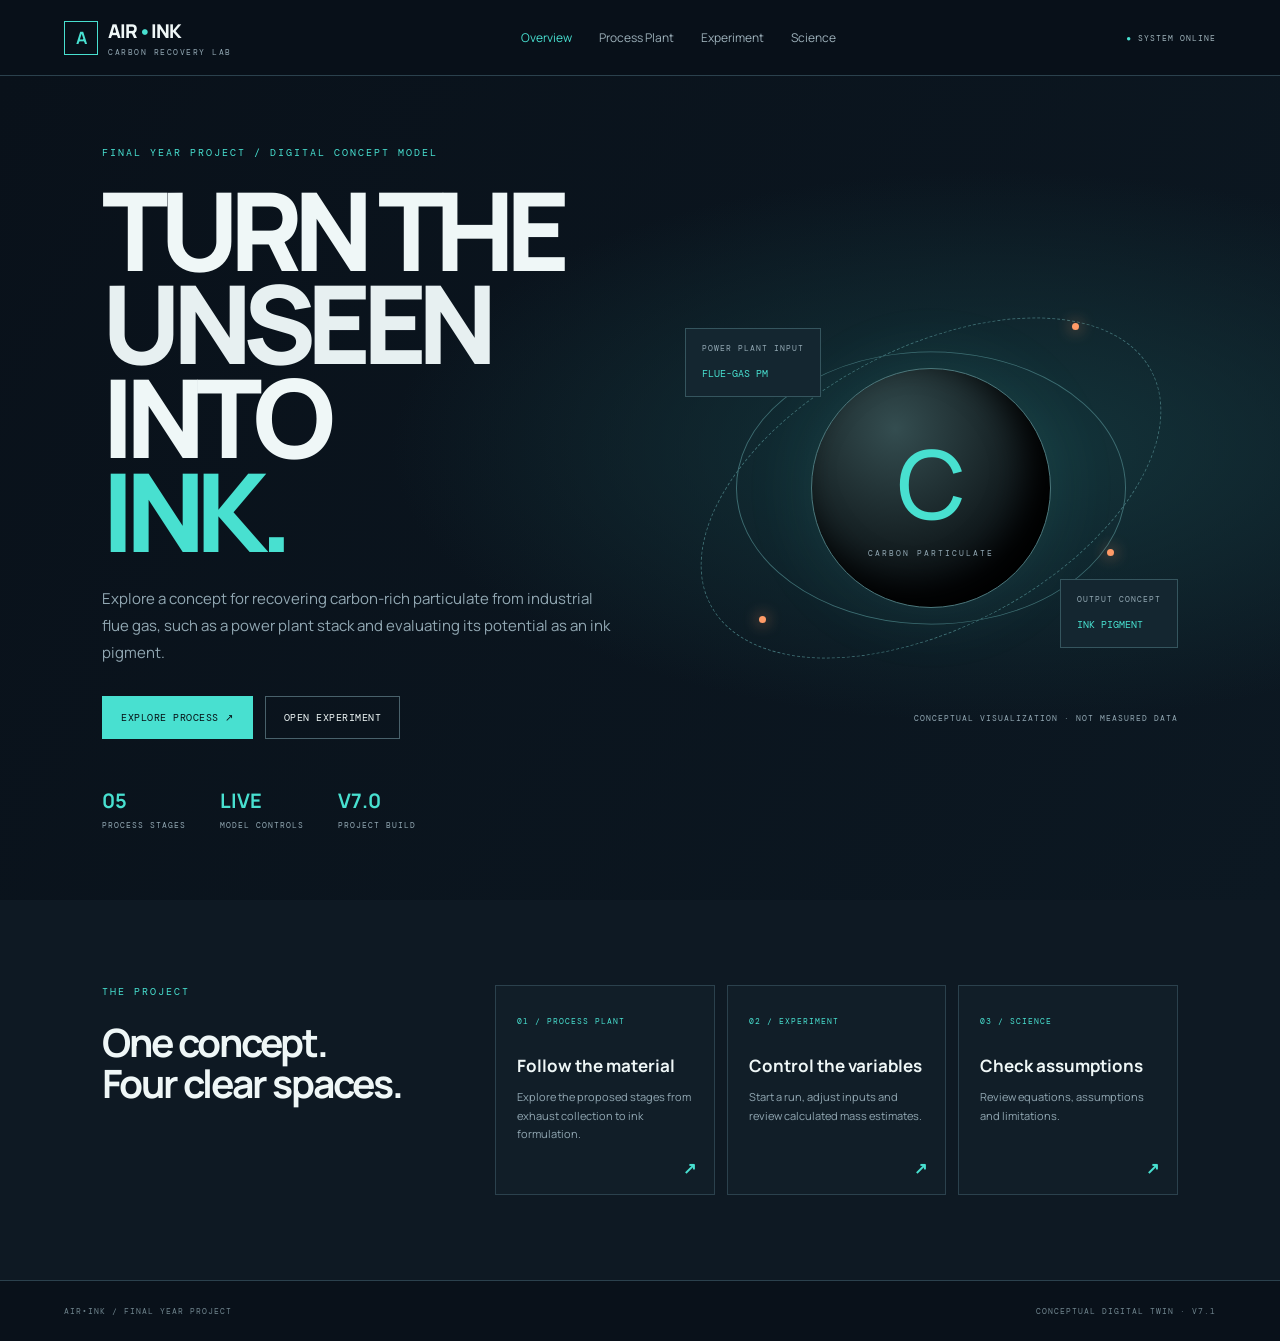
<file: index.html>
<!doctype html><html lang="en"><head><meta charset="utf-8"><meta name="viewport" content="width=device-width,initial-scale=1"><title>AIR•INK | Carbon Recovery Lab</title><link rel="stylesheet" href="style.css"></head><body>
<header><a class="brand" href="index.html"><b class="mark">A</b><span>AIR<span class="cyan">•</span>INK<small>CARBON RECOVERY LAB</small></span></a><nav><a class="active" href="index.html">Overview</a><a href="plant.html">Process Plant</a><a href="simulator.html">Experiment</a><a href="science.html">Science</a></nav><span class="online">● SYSTEM ONLINE</span></header>
<main><section class="hero"><div><p class="eyebrow">FINAL YEAR PROJECT / DIGITAL CONCEPT MODEL</p><h1>TURN THE<br><span>UNSEEN</span> INTO<br><em>INK.</em></h1><p class="intro">Explore a concept for recovering carbon-rich particulate from industrial flue gas, such as a power plant stack and evaluating its potential as an ink pigment.</p><div class="actions"><a class="btn primary" href="plant.html">EXPLORE PROCESS ↗</a><a class="btn outline" href="simulator.html">OPEN EXPERIMENT</a></div><div class="stats"><div><b>05</b><small>PROCESS STAGES</small></div><div><b>LIVE</b><small>MODEL CONTROLS</small></div><div><b>V7.0</b><small>PROJECT BUILD</small></div></div></div>
<div class="art"><div class="orbit oa"></div><div class="orbit ob"></div><div class="core"><b>C</b><small>CARBON PARTICULATE</small></div><div class="chip ca"><small>POWER PLANT INPUT</small><b>FLUE-GAS PM</b></div><div class="chip cb"><small>OUTPUT CONCEPT</small><b>INK PIGMENT</b></div><i class="particle p1"></i><i class="particle p2"></i><i class="particle p3"></i><small class="artnote">CONCEPTUAL VISUALIZATION · NOT MEASURED DATA</small></div></section>
<section class="features"><div><p class="eyebrow">THE PROJECT</p><h2>One concept.<br>Four clear spaces.</h2></div><div class="featuregrid"><a class="feature" href="plant.html"><small>01 / PROCESS PLANT</small><h3>Follow the material</h3><p>Explore the proposed stages from exhaust collection to ink formulation.</p><b>↗</b></a><a class="feature" href="simulator.html"><small>02 / EXPERIMENT</small><h3>Control the variables</h3><p>Start a run, adjust inputs and review calculated mass estimates.</p><b>↗</b></a><a class="feature" href="science.html"><small>03 / SCIENCE</small><h3>Check assumptions</h3><p>Review equations, assumptions and limitations.</p><b>↗</b></a></div></section></main><footer><span>AIR•INK / FINAL YEAR PROJECT</span><span>CONCEPTUAL DIGITAL TWIN · V7.1</span></footer></body></html>
</file>
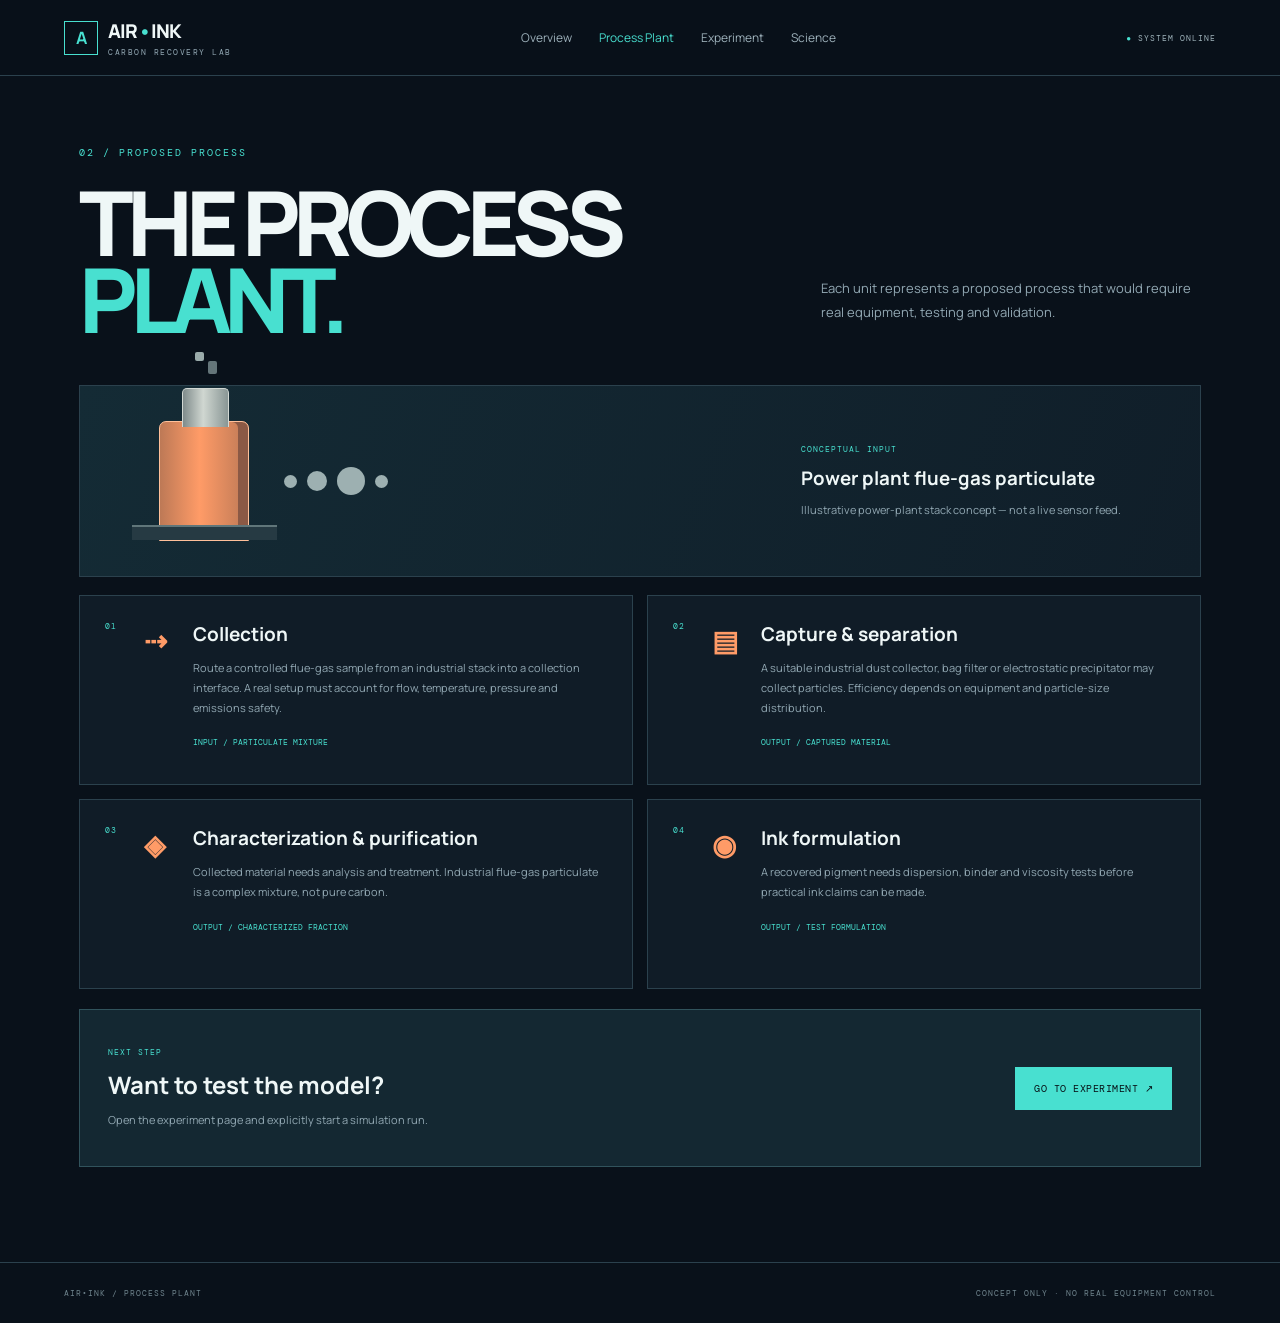
<file: plant.html>
<!doctype html><html lang="en"><head><meta charset="utf-8"><meta name="viewport" content="width=device-width,initial-scale=1"><title>Process Plant | AIR•INK</title><link rel="stylesheet" href="style.css"></head><body><header><a class="brand" href="index.html"><b class="mark">A</b><span>AIR<span class="cyan">•</span>INK<small>CARBON RECOVERY LAB</small></span></a><nav><a href="index.html">Overview</a><a class="active" href="plant.html">Process Plant</a><a href="simulator.html">Experiment</a><a href="science.html">Science</a></nav><span class="online">● SYSTEM ONLINE</span></header><main class="inner"><div class="pagehead"><div><p class="eyebrow">02 / PROPOSED PROCESS</p><h1>THE PROCESS<br><em>PLANT.</em></h1></div><p>Each unit represents a proposed process that would require real equipment, testing and validation.</p></div>
<div class="banner"><div class="car"><i></i><i></i></div><div class="smoke"><i></i><i></i><i></i><i></i></div><div><small>CONCEPTUAL INPUT</small><h3>Power plant flue-gas particulate</h3><p>Illustrative power-plant stack concept — not a live sensor feed.</p></div></div>
<div class="processgrid"><article><small>01</small><b>⇢</b><div><h2>Collection</h2><p>Route a controlled flue-gas sample from an industrial stack into a collection interface. A real setup must account for flow, temperature, pressure and emissions safety.</p><label>INPUT / PARTICULATE MIXTURE</label></div></article><article><small>02</small><b>▤</b><div><h2>Capture & separation</h2><p>A suitable industrial dust collector, bag filter or electrostatic precipitator may collect particles. Efficiency depends on equipment and particle-size distribution.</p><label>OUTPUT / CAPTURED MATERIAL</label></div></article><article><small>03</small><b>◈</b><div><h2>Characterization & purification</h2><p>Collected material needs analysis and treatment. Industrial flue-gas particulate is a complex mixture, not pure carbon.</p><label>OUTPUT / CHARACTERIZED FRACTION</label></div></article><article><small>04</small><b>◉</b><div><h2>Ink formulation</h2><p>A recovered pigment needs dispersion, binder and viscosity tests before practical ink claims can be made.</p><label>OUTPUT / TEST FORMULATION</label></div></article></div>
<div class="next"><div><small>NEXT STEP</small><h2>Want to test the model?</h2><p>Open the experiment page and explicitly start a simulation run.</p></div><a class="btn primary" href="simulator.html">GO TO EXPERIMENT ↗</a></div></main><footer><span>AIR•INK / PROCESS PLANT</span><span>CONCEPT ONLY · NO REAL EQUIPMENT CONTROL</span></footer></body></html>
</file>
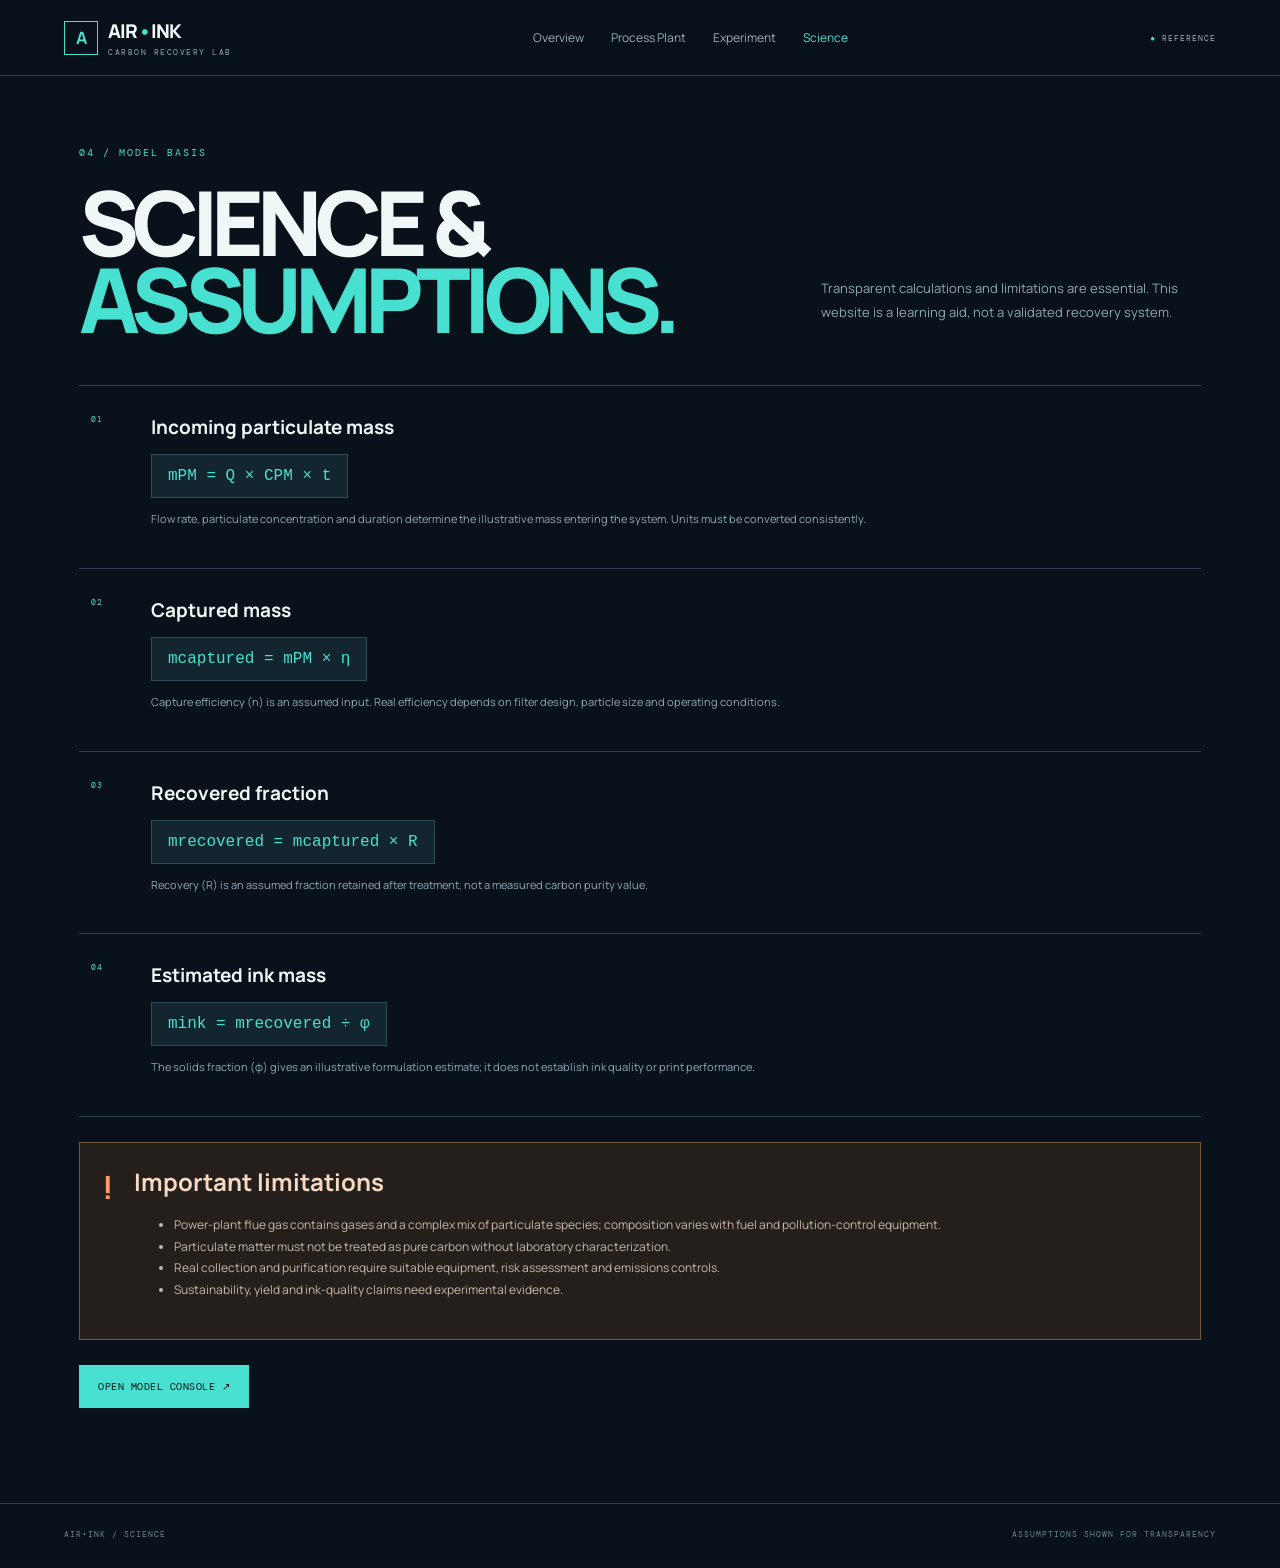
<file: science.html>
<!doctype html><html lang="en"><head><meta charset="utf-8"><meta name="viewport" content="width=device-width,initial-scale=1"><title>Science | AIR•INK</title><link rel="stylesheet" href="style.css"></head><body><header><a class="brand" href="index.html"><b class="mark">A</b><span>AIR<span class="cyan">•</span>INK<small>CARBON RECOVERY LAB</small></span></a><nav><a href="index.html">Overview</a><a href="plant.html">Process Plant</a><a href="simulator.html">Experiment</a><a class="active" href="science.html">Science</a></nav><span class="online">● REFERENCE</span></header><main class="inner"><div class="pagehead"><div><p class="eyebrow">04 / MODEL BASIS</p><h1>SCIENCE &<br><em>ASSUMPTIONS.</em></h1></div><p>Transparent calculations and limitations are essential. This website is a learning aid, not a validated recovery system.</p></div>
<div class="equations"><article><small>01</small><div><h2>Incoming particulate mass</h2><code>mPM = Q × CPM × t</code><p>Flow rate, particulate concentration and duration determine the illustrative mass entering the system. Units must be converted consistently.</p></div></article><article><small>02</small><div><h2>Captured mass</h2><code>mcaptured = mPM × η</code><p>Capture efficiency (η) is an assumed input. Real efficiency depends on filter design, particle size and operating conditions.</p></div></article><article><small>03</small><div><h2>Recovered fraction</h2><code>mrecovered = mcaptured × R</code><p>Recovery (R) is an assumed fraction retained after treatment, not a measured carbon purity value.</p></div></article><article><small>04</small><div><h2>Estimated ink mass</h2><code>mink = mrecovered ÷ φ</code><p>The solids fraction (φ) gives an illustrative formulation estimate; it does not establish ink quality or print performance.</p></div></article></div>
<div class="caution"><b>!</b><div><h2>Important limitations</h2><ul><li>Power-plant flue gas contains gases and a complex mix of particulate species; composition varies with fuel and pollution-control equipment.</li><li>Particulate matter must not be treated as pure carbon without laboratory characterization.</li><li>Real collection and purification require suitable equipment, risk assessment and emissions controls.</li><li>Sustainability, yield and ink-quality claims need experimental evidence.</li></ul></div></div><a class="btn primary" href="simulator.html">OPEN MODEL CONSOLE ↗</a></main><footer><span>AIR•INK / SCIENCE</span><span>ASSUMPTIONS SHOWN FOR TRANSPARENCY</span></footer></body></html>
</file>
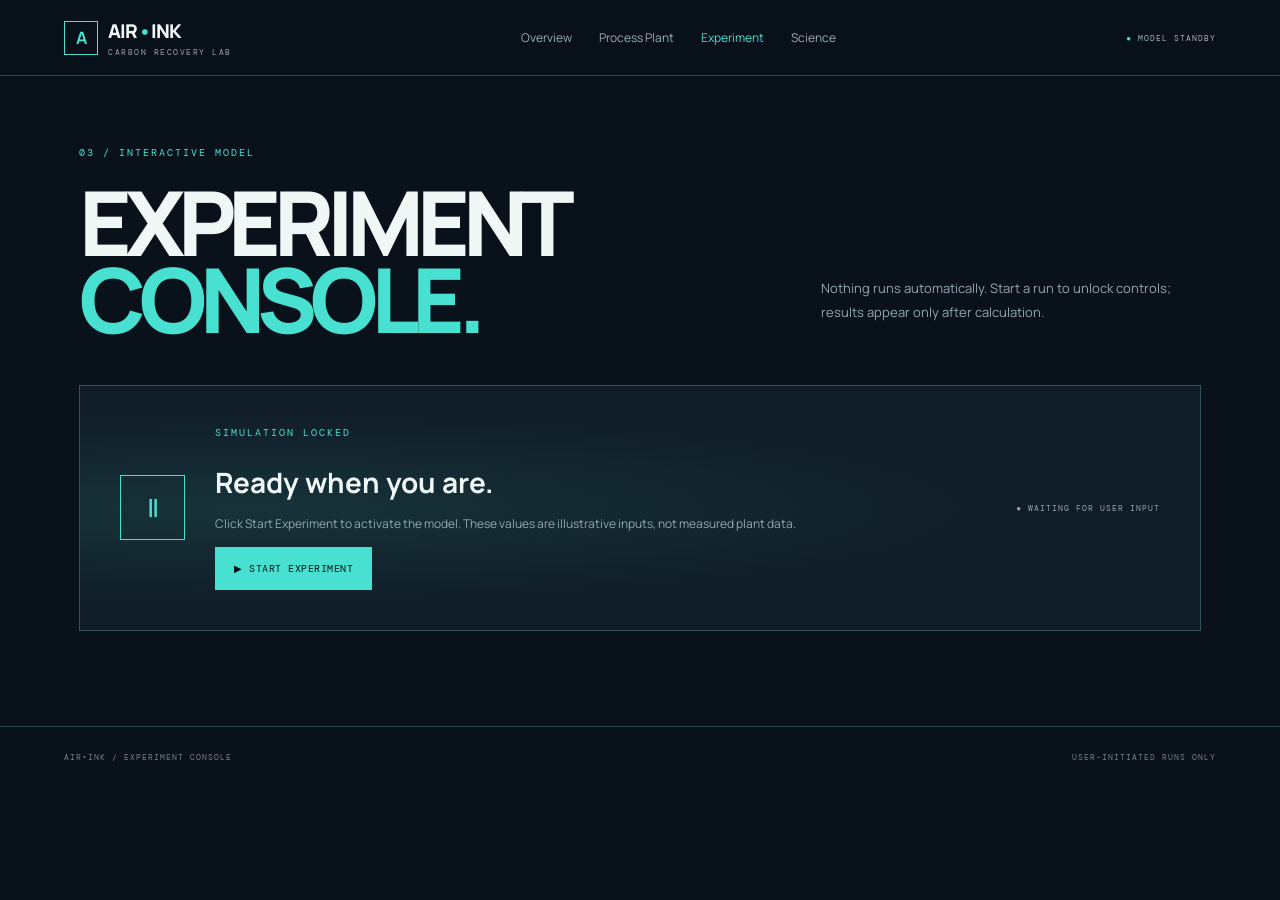
<file: simulator.html>
<!doctype html><html lang="en"><head><meta charset="utf-8"><meta name="viewport" content="width=device-width,initial-scale=1"><title>Experiment | AIR•INK</title><link rel="stylesheet" href="style.css"></head><body><header><a class="brand" href="index.html"><b class="mark">A</b><span>AIR<span class="cyan">•</span>INK<small>CARBON RECOVERY LAB</small></span></a><nav><a href="index.html">Overview</a><a href="plant.html">Process Plant</a><a class="active" href="simulator.html">Experiment</a><a href="science.html">Science</a></nav><span class="online">● MODEL STANDBY</span></header><main class="inner"><div class="pagehead"><div><p class="eyebrow">03 / INTERACTIVE MODEL</p><h1>EXPERIMENT<br><em>CONSOLE.</em></h1></div><p>Nothing runs automatically. Start a run to unlock controls; results appear only after calculation.</p></div>
<section id="startGate" class="gate"><div class="gateicon">Ⅱ</div><div><p class="eyebrow">SIMULATION LOCKED</p><h2>Ready when you are.</h2><p>Click Start Experiment to activate the model. These values are illustrative inputs, not measured plant data.</p><button id="startExperiment" class="btn primary">▶ START EXPERIMENT</button></div><small>● WAITING FOR USER INPUT</small></section>
<section id="workspace" class="hidden"><div class="workhead"><div><p class="eyebrow">RUN IN PROGRESS</p><h2>MODEL PARAMETERS</h2></div><div><span id="runStatus">MODEL ACTIVE</span> <button id="calculate" class="btn primary">CALCULATE OUTPUT ↗</button> <button id="reset" class="btn outline">RESET</button></div></div>
<div class="simgrid"><div class="parameters">
<label>Exhaust flow rate <output id="qOut">1000</output><small>L/min</small><input id="q" type="range" min="300" max="2000" step="50" value="1000"></label>
<label>PM concentration <output id="pmOut">15</output><small>mg/m³</small><input id="pm" type="range" min="5" max="40" value="15"></label>
<label>Capture efficiency <output id="capOut">75</output><small>%</small><input id="cap" type="range" min="40" max="95" value="75"></label>
<label>Purification recovery <output id="recOut">80</output><small>%</small><input id="rec" type="range" min="50" max="95" value="80"></label>
<label>Ink solids fraction <output id="solidOut">30</output><small>%</small><input id="solid" type="range" min="15" max="60" value="30"></label>
<label>Run duration <output id="timeOut">60</output><small>seconds</small><input id="time" type="range" min="20" max="180" step="10" value="60"></label></div>
<div class="output"><small>ESTIMATED INK FORMULATION</small><div class="vial"><i id="vialFill"></i><span>INK</span></div><strong id="inkResult">— g</strong><p id="outputMessage">Run the calculation to see results.</p><div class="resultrow"><span>PM input</span><b id="pmResult">— g</b></div><div class="resultrow"><span>Captured PM</span><b id="capturedResult">— g</b></div><div class="resultrow"><span>Recovered fraction</span><b id="carbonResult">— g</b></div><div class="resultrow"><span>Calculation</span><b id="calcStatus">NOT RUN</b></div><button id="export" class="btn outline full">EXPORT SUMMARY (.TXT)</button></div></div>
<div class="notice"><b>MODEL NOTE</b> This is an illustrative mass-balance exercise, not a validated prediction. Power-plant flue-gas particulate is not pure carbon by default; experimental characterization is required.</div></section></main><footer><span>AIR•INK / EXPERIMENT CONSOLE</span><span>USER-INITIATED RUNS ONLY</span></footer><script src="simulator.js"></script></body></html>
</file>
<file: style.css>
@import url('https://fonts.googleapis.com/css2?family=DM+Mono:wght@400;500&family=Manrope:wght@400;500;600;700;800&display=swap');
:root{--bg:#09111a;--panel:#101c27;--ink:#eff7f7;--muted:#92a8b3;--line:#2b414d;--cyan:#48e0d0;--orange:#ff9b67}*{box-sizing:border-box}html{scroll-behavior:smooth}body{margin:0;background:var(--bg);color:var(--ink);font-family:Manrope,sans-serif}a{color:inherit;text-decoration:none}header{height:76px;padding:0 5vw;display:flex;align-items:center;justify-content:space-between;border-bottom:1px solid var(--line);position:sticky;top:0;background:#09111aee;backdrop-filter:blur(16px);z-index:10}.brand{display:flex;align-items:center;gap:10px;font-weight:800;font-size:19px;letter-spacing:-.8px}.brand small{display:block;font:8px 'DM Mono';letter-spacing:1.5px;color:var(--muted);margin-top:3px}.mark{width:34px;height:34px;border:1px solid var(--cyan);color:var(--cyan);display:grid;place-items:center;font-size:17px}.cyan{color:var(--cyan)}nav{display:flex;gap:27px}nav a{font-size:12px;color:#9db1ba}nav a:hover,nav a.active{color:var(--cyan)}.online{font:8px 'DM Mono';letter-spacing:1px;color:#a0b5bc}.online:first-letter{color:var(--cyan)}.hero{min-height:calc(100vh - 76px);padding:7vh 8vw;display:grid;grid-template-columns:1.05fr .95fr;align-items:center;gap:3vw;background:radial-gradient(ellipse at 78% 45%,#14353b 0,transparent 43%),linear-gradient(120deg,#09111a,#0c1822)}.eyebrow{font:10px 'DM Mono';letter-spacing:2px;color:var(--cyan);margin:0 0 24px}h1{font-size:clamp(62px,8.5vw,130px);line-height:.86;letter-spacing:-.08em;margin:0 0 28px;font-weight:800}h1 em{font-style:normal;color:var(--cyan)}h1 span{color:#e7f0f1}.intro{max-width:510px;color:var(--muted);font-size:15px;line-height:1.8}.actions{display:flex;gap:12px;flex-wrap:wrap;margin:30px 0 48px}.btn{display:inline-flex;align-items:center;justify-content:center;padding:14px 18px;font:10px 'DM Mono';letter-spacing:.5px;border:1px solid transparent;cursor:pointer;transition:.2s}.btn:hover{transform:translateY(-2px)}.primary{background:var(--cyan);color:#071116;border-color:var(--cyan)}.outline{background:transparent;color:var(--ink);border-color:#49616b}.stats{display:flex;gap:34px}.stats div{display:flex;flex-direction:column;gap:6px}.stats b{font-size:20px;color:var(--cyan)}small{font:8px 'DM Mono';letter-spacing:1px;color:var(--muted)}.art{height:510px;position:relative;display:grid;place-items:center;overflow:hidden}.orbit{position:absolute;border:1px solid #3d6c71;border-radius:50%}.oa{width:390px;height:390px;transform:scaleY(.7) rotate(30deg)}.ob{width:500px;height:280px;border-style:dashed;transform:rotate(-28deg)}.core{width:240px;height:240px;border-radius:50%;z-index:2;background:radial-gradient(circle at 35% 25%,#344d50,#070b0e 72%);border:1px solid #4b777b;box-shadow:0 0 75px #48e0d01b,inset -18px -18px 35px #000;display:flex;align-items:center;justify-content:center;flex-direction:column}.core b{font-size:95px;font-weight:500;color:var(--cyan)}.core small{font-size:8px;letter-spacing:2px}.chip{position:absolute;z-index:3;background:#142630;border:1px solid #35555e;padding:14px 16px}.chip small{display:block;margin-bottom:7px}.chip b{font:10px 'DM Mono';color:var(--cyan)}.ca{top:95px;left:0}.cb{right:0;bottom:95px}.particle{position:absolute;width:7px;height:7px;border-radius:50%;background:var(--orange);box-shadow:0 0 15px var(--orange);animation:float 3s ease-in-out infinite alternate}.p1{top:90px;right:20%}.p2{left:15%;bottom:120px;animation-delay:1s}.p3{right:13%;top:62%;animation-delay:2s}@keyframes float{to{transform:translate(18px,-24px);opacity:.3}}.artnote{position:absolute;bottom:20px;right:0}.features{padding:85px 8vw;display:grid;grid-template-columns:.65fr 1.35fr;gap:5vw;background:#0e1923}.features h2{font-size:39px;letter-spacing:-2px;line-height:1.05;margin:0}.featuregrid{display:grid;grid-template-columns:repeat(3,1fr);gap:12px}.feature{position:relative;min-height:210px;padding:21px;border:1px solid var(--line);background:#111e28}.feature:hover{border-color:var(--cyan);transform:translateY(-3px)}.feature small{color:var(--cyan)}.feature h3{font-size:17px;margin:25px 0 8px}.feature p{font-size:11px;line-height:1.7;color:var(--muted)}.feature>b{position:absolute;right:18px;bottom:15px;color:var(--cyan)}.inner{max-width:1250px;margin:auto;padding:70px 5vw 95px}.pagehead{display:flex;align-items:end;justify-content:space-between;gap:35px;margin-bottom:48px}.pagehead h1{font-size:clamp(55px,7vw,90px);margin:0}.pagehead>p{max-width:380px;color:var(--muted);font-size:13px;line-height:1.8}.banner{display:flex;align-items:center;gap:35px;padding:35px 7%;border:1px solid var(--line);background:linear-gradient(110deg,#142b35,#101e29);margin-bottom:18px;min-height:180px}.car{width:90px;height:120px;position:relative;flex-shrink:0;background:linear-gradient(90deg,#bd7956,#ff9b67 45%,#bd7956);border:1px solid #ffc09a;border-radius:7px 7px 0 0;box-shadow:inset -10px 0 0 #8b5945}.car:before{content:'';position:absolute;top:-34px;left:22px;width:45px;height:38px;background:linear-gradient(90deg,#7f8b8b,#d0d7d1 45%,#899695);border:1px solid #d2d8d4;border-bottom:0;border-radius:5px 5px 0 0}.car:after{content:'';position:absolute;bottom:0;left:-28px;width:145px;height:13px;background:#263a43;border-top:2px solid #60767a}.car i{position:absolute;display:block;top:-48px;left:39px;width:12px;height:17px;background:#34484d;border-radius:2px}.car i:first-child{left:48px;top:-61px;height:13px;width:9px;background:#647579}.car i:last-child{left:35px;top:-70px;height:9px;width:9px;background:#9aabaa}.smoke{display:flex;align-items:center;gap:10px}.smoke i{width:13px;height:13px;border-radius:50%;background:#9db0b1;animation:smoke 1.5s infinite alternate}.smoke i:nth-child(2){width:20px;height:20px;animation-delay:.3s}.smoke i:nth-child(3){width:28px;height:28px;animation-delay:.6s}.smoke i:nth-child(4){animation-delay:.9s}@keyframes smoke{to{transform:translate(14px,-12px) scale(1.3);opacity:.2}}.banner h3{margin:8px 0}.banner p{color:var(--muted);font-size:11px}.banner>div:last-child{margin-left:auto}.banner small{color:var(--cyan)}.processgrid{display:grid;grid-template-columns:repeat(2,1fr);gap:14px}.processgrid article{display:grid;grid-template-columns:25px 35px 1fr;gap:14px;padding:25px;background:var(--panel);border:1px solid var(--line);min-height:190px}.processgrid article>small{color:var(--cyan)}.processgrid article>b{font-size:28px;color:var(--orange)}.processgrid h2{font-size:19px;margin:0 0 10px}.processgrid p{font-size:11px;color:var(--muted);line-height:1.8}.processgrid label{font:8px 'DM Mono';color:var(--cyan)}.next{display:flex;justify-content:space-between;align-items:center;gap:20px;margin-top:20px;padding:28px;background:#142832;border:1px solid #31535c}.next small{color:var(--cyan)}.next h2{margin:8px 0}.next p{font-size:11px;color:var(--muted)}.gate{display:grid;grid-template-columns:70px 1fr auto;align-items:center;gap:25px;padding:40px;border:1px solid #34515b;background:radial-gradient(ellipse at 15% 50%,#17333a,transparent 60%),var(--panel)}.gateicon{height:65px;width:65px;display:grid;place-items:center;border:1px solid var(--cyan);font-size:25px;color:var(--cyan)}.gate h2{font-size:28px;margin:0 0 10px}.gate p:not(.eyebrow){max-width:600px;color:var(--muted);font-size:12px;line-height:1.8}.gate>small{white-space:nowrap}.hidden{display:none!important}.workhead{display:flex;justify-content:space-between;align-items:center;gap:20px;margin-bottom:18px}.workhead h2{margin:0}.workhead #runStatus{font:8px 'DM Mono';color:var(--cyan);margin-right:8px}.simgrid{display:grid;grid-template-columns:1fr .8fr;gap:18px}.parameters,.output{padding:28px;background:var(--panel);border:1px solid var(--line)}.parameters{display:grid;grid-template-columns:1fr 1fr;gap:28px 22px}.parameters label{font-size:11px;color:#dbe8e9}.parameters output{float:right;color:var(--cyan);font:13px 'DM Mono'}.parameters label small{margin-left:5px}.parameters input{display:block;width:100%;margin-top:17px;accent-color:var(--cyan)}.output{position:relative}.output>small{color:var(--cyan)}.output strong{display:block;font-size:36px;margin:20px 0 5px}.output>p{font-size:11px;color:var(--muted);line-height:1.6;max-width:70%}.vial{position:absolute;right:25px;top:50px;width:48px;height:90px;border:2px solid #69868a;border-radius:7px 7px 12px 12px;overflow:hidden;display:grid;place-items:center}.vial:before{content:'';position:absolute;top:-7px;width:19px;height:11px;border:2px solid #69868a;background:var(--panel)}.vial i{position:absolute;bottom:0;left:0;right:0;height:0;background:var(--cyan);transition:height .4s}.vial span{z-index:2;font:8px 'DM Mono';color:#08151a}.resultrow{display:flex;justify-content:space-between;padding:12px 0;border-bottom:1px solid #263944;font-size:11px}.resultrow span{color:var(--muted)}.resultrow b{font:10px 'DM Mono';color:var(--cyan)}.full{width:100%;margin-top:18px}.notice{margin-top:18px;padding:18px;border:1px solid #735b42;background:#241f1b;color:#c7b8a9;font-size:11px;line-height:1.7}.notice b{font:9px 'DM Mono';color:var(--orange);margin-right:8px}.equations{border-top:1px solid var(--line);margin-bottom:25px}.equations article{display:grid;grid-template-columns:40px 1fr;gap:20px;padding:28px 12px;border-bottom:1px solid var(--line)}.equations article>small{color:var(--cyan)}.equations h2{margin:0 0 14px;font-size:19px}.equations code{display:inline-block;background:#132630;border:1px solid #2c4c56;padding:12px 16px;color:var(--cyan);font-size:16px}.equations p{max-width:760px;font-size:11px;line-height:1.8;color:var(--muted)}.caution{display:flex;gap:20px;padding:22px;border:1px solid #72583f;background:#241f1b;margin-bottom:25px}.caution>b{font-size:32px;color:var(--orange)}.caution h2{margin:0;color:#f5d9c4}.caution li{font-size:12px;color:#c7b8a9;line-height:1.8}footer{display:flex;justify-content:space-between;padding:25px 5vw;border-top:1px solid var(--line);font:8px 'DM Mono';letter-spacing:1px;color:#70858e}
@media(max-width:900px){header{padding:0 18px}.online{display:none}nav{gap:13px}nav a{font-size:10px}.hero{grid-template-columns:1fr;padding:60px 7vw}.art{height:400px}.features{grid-template-columns:1fr}.featuregrid{grid-template-columns:1fr}.pagehead{display:block}.pagehead>p{margin-top:20px}.simgrid{grid-template-columns:1fr}.gate{grid-template-columns:55px 1fr;padding:25px}.gate>small{grid-column:2}.workhead{align-items:flex-start;flex-direction:column}.processgrid{grid-template-columns:1fr}}
@media(max-width:560px){.brand{font-size:15px}.brand small{font-size:6px}.mark{width:29px;height:29px}nav{gap:8px}nav a{font-size:8px}.hero h1{letter-spacing:-.07em}.art{height:340px}.core{width:175px;height:175px}.core b{font-size:70px}.oa{width:280px;height:280px}.ob{width:340px;height:220px}.chip{padding:10px}.ca{top:45px}.cb{bottom:55px}.stats{gap:17px}.stats b{font-size:16px}.stats small{font-size:6px}.inner{padding:45px 5vw 65px}.banner{flex-wrap:wrap;gap:18px}.banner>div:last-child{width:100%;margin:0}.smoke{display:none}.parameters{grid-template-columns:1fr}.gate{grid-template-columns:1fr}.gate>small{grid-column:auto}.gateicon{width:50px;height:50px}.next{align-items:flex-start;flex-direction:column}.processgrid article{grid-template-columns:22px 28px 1fr;padding:18px 12px;gap:10px}.equations article{grid-template-columns:25px 1fr;gap:10px}.equations code{font-size:13px}.workhead>div:last-child{display:flex;flex-wrap:wrap;gap:8px}.workhead #runStatus{width:100%}footer{flex-direction:column;gap:10px}}
</file>
